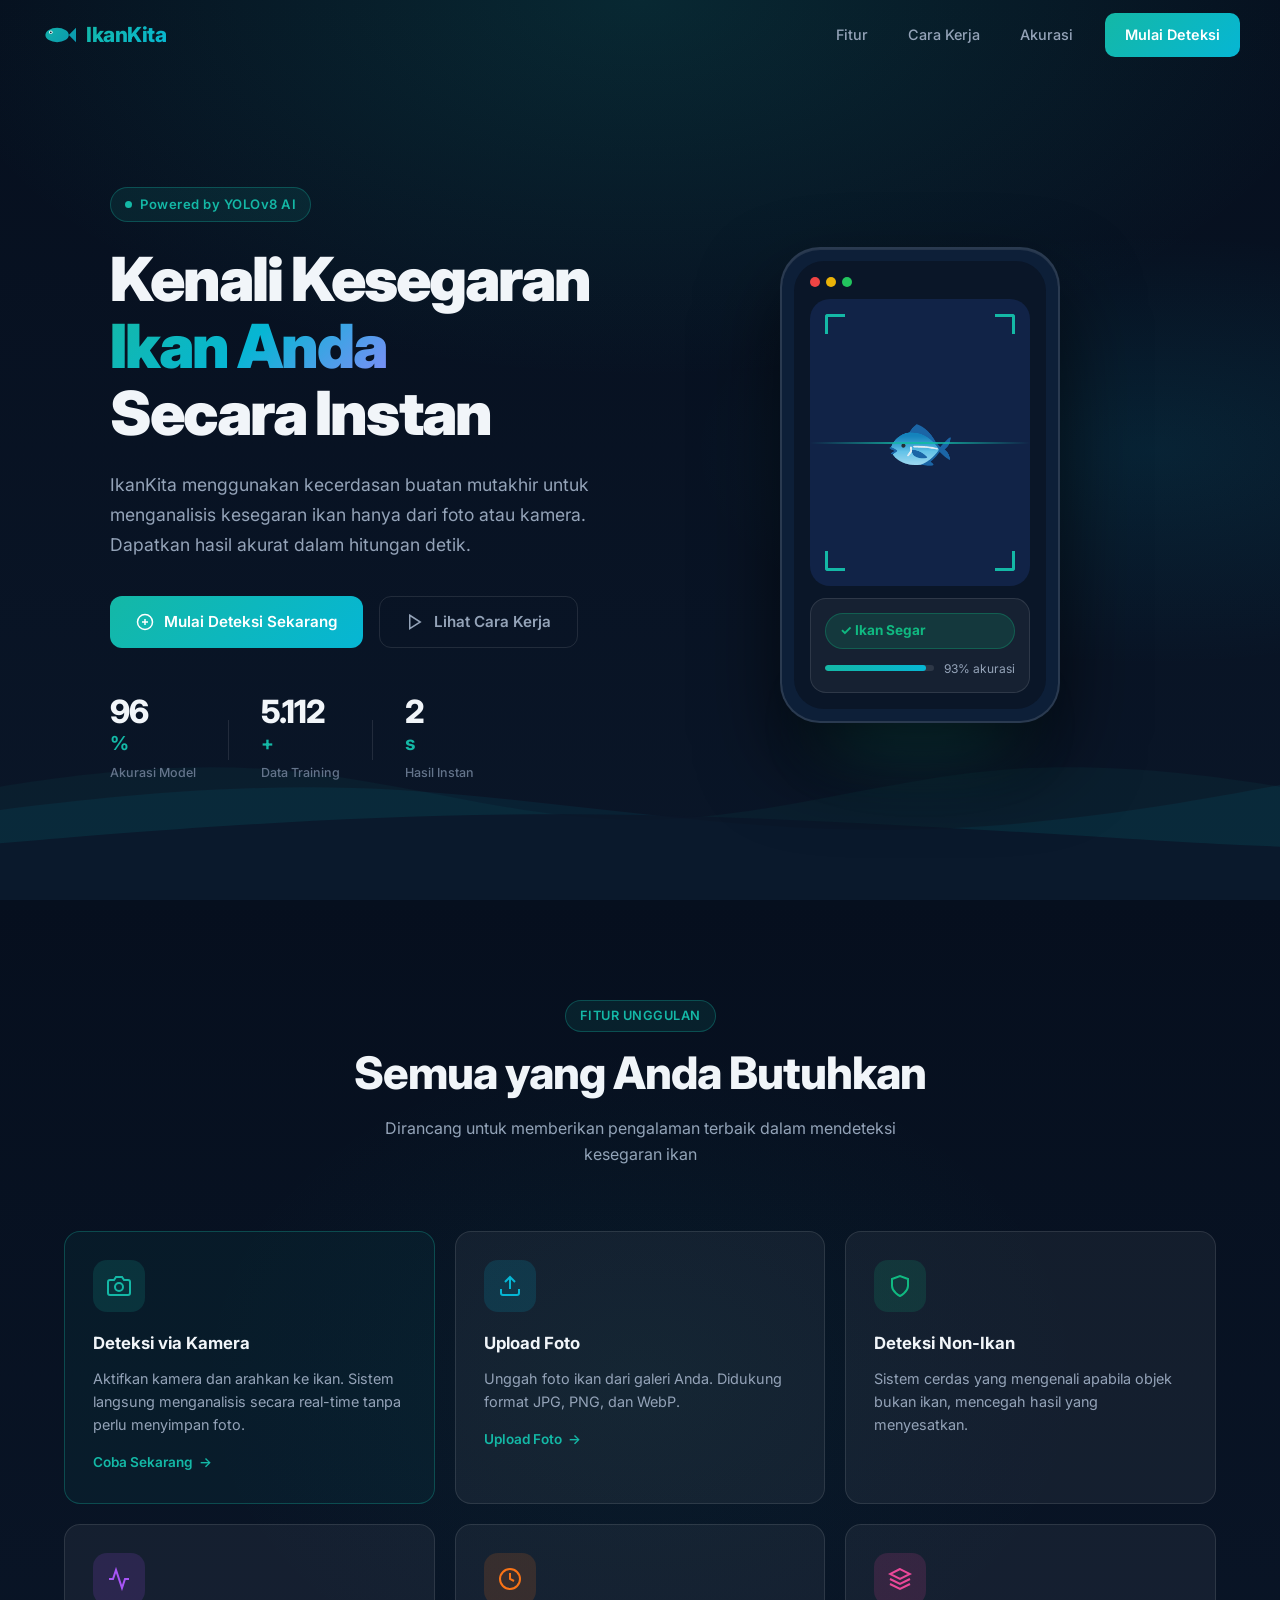
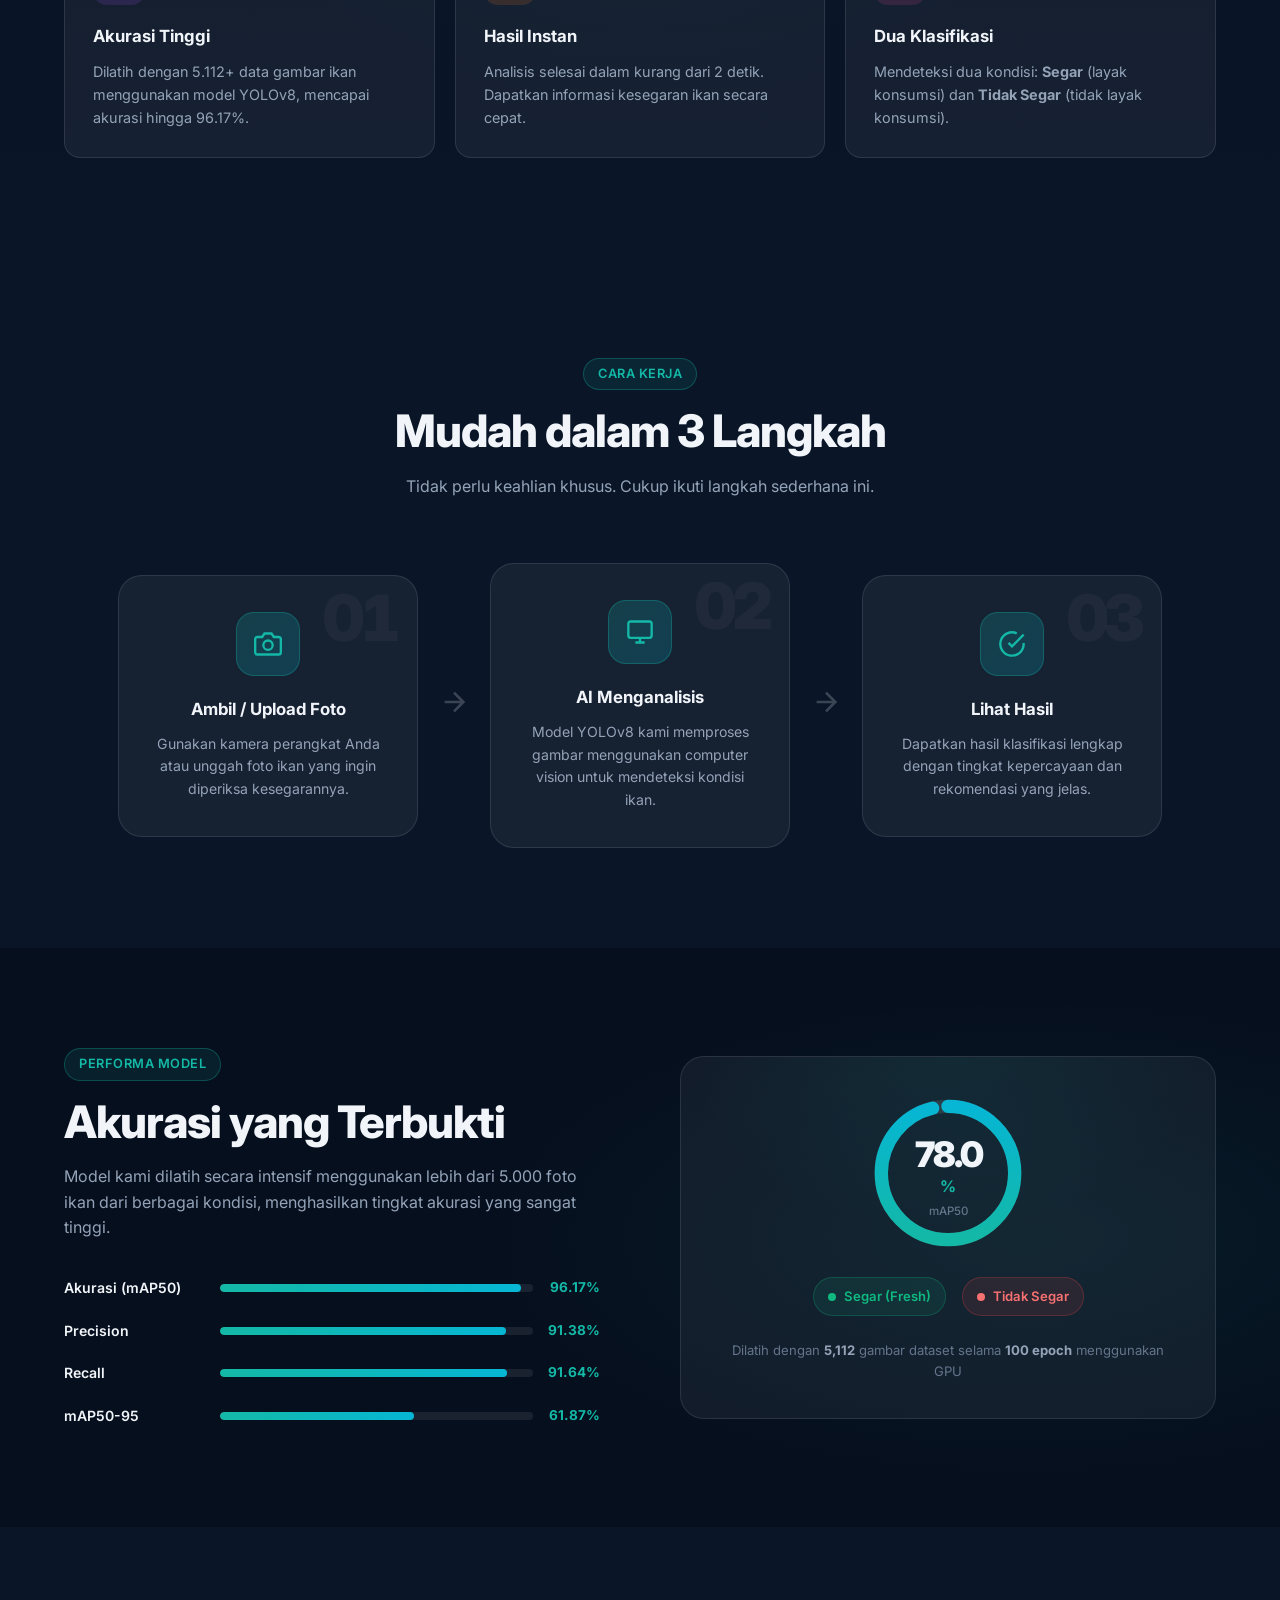
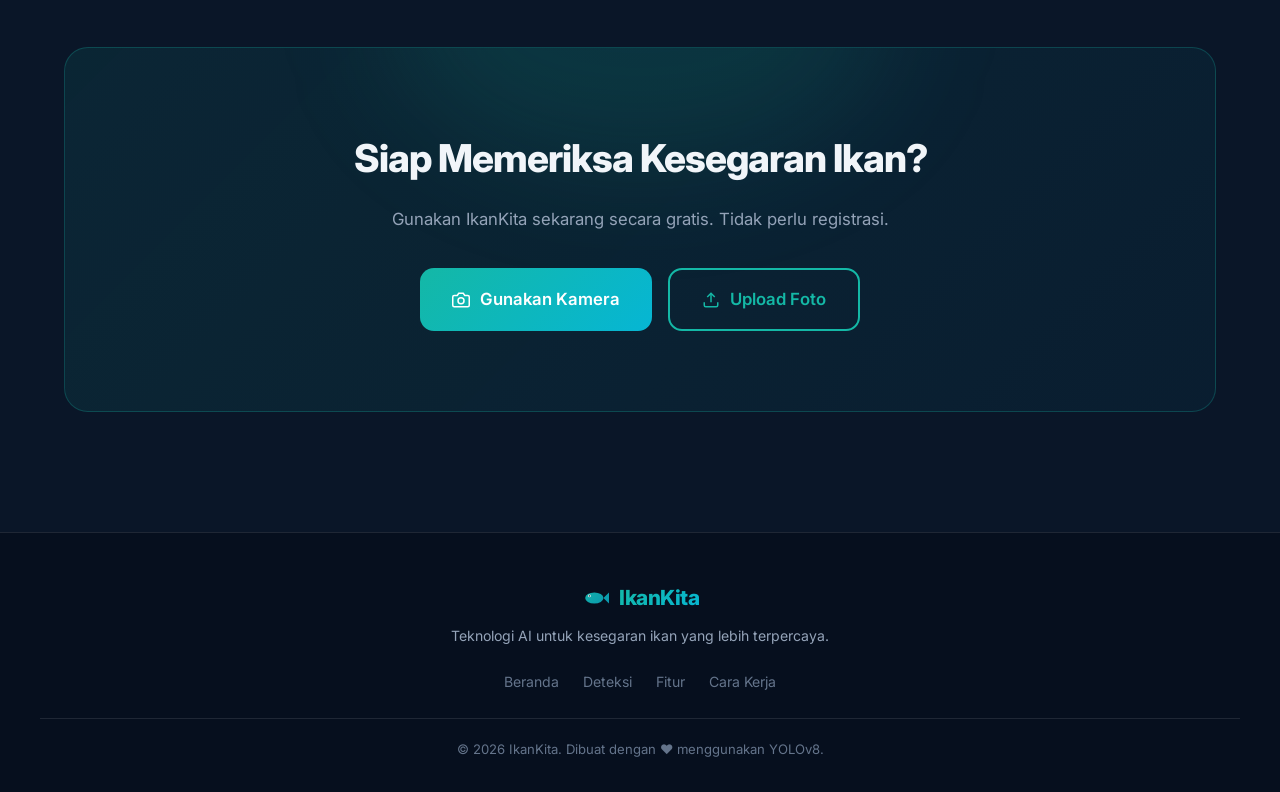
<file: templates/index.html>
<!DOCTYPE html>
<html lang="id">
<head>
    <meta charset="UTF-8">
    <meta name="viewport" content="width=device-width, initial-scale=1.0">
    <title>IkanKita – Deteksi Kesegaran Ikan Berbasis AI</title>
    <meta name="description" content="IkanKita menggunakan teknologi computer vision canggih untuk menentukan kesegaran ikan secara instan. Akurat, cepat, dan mudah digunakan.">
    <link rel="preconnect" href="https://fonts.googleapis.com">
    <link href="https://fonts.googleapis.com/css2?family=Inter:wght@300;400;500;600;700;800;900&display=swap" rel="stylesheet">
    <link rel="stylesheet" href="/static/css/style.css">
</head>
<body class="landing-page">

    <!-- Navigation -->
    <nav class="navbar" id="navbar">
        <div class="nav-container">
            <a href="/" class="nav-brand">
                <div class="brand-icon">
                    <svg viewBox="0 0 40 40" fill="none" xmlns="http://www.w3.org/2000/svg">
                        <ellipse cx="19" cy="20" rx="13" ry="8" fill="url(#fishGrad)"/>
                        <path d="M32 20 L40 12 L40 28 Z" fill="url(#fishGrad)"/>
                        <circle cx="12" cy="17" r="2" fill="#fff" opacity="0.9"/>
                        <circle cx="12" cy="17" r="1" fill="#0a1628"/>
                        <defs>
                            <linearGradient id="fishGrad" x1="0" y1="0" x2="40" y2="40" gradientUnits="userSpaceOnUse">
                                <stop offset="0%" stop-color="#14b8a6"/>
                                <stop offset="100%" stop-color="#0891b2"/>
                            </linearGradient>
                        </defs>
                    </svg>
                </div>
                <span class="brand-name">IkanKita</span>
            </a>
            <div class="nav-links">
                <a href="#fitur" class="nav-link">Fitur</a>
                <a href="#cara-kerja" class="nav-link">Cara Kerja</a>
                <a href="#akurasi" class="nav-link">Akurasi</a>
                <a href="/detect" class="btn-nav-cta">Mulai Deteksi</a>
            </div>
            <button class="nav-hamburger" id="hamburger" aria-label="Menu">
                <span></span><span></span><span></span>
            </button>
        </div>
    </nav>

    <!-- Hero Section -->
    <section class="hero">
        <div class="hero-bg">
            <div class="wave wave-1"></div>
            <div class="wave wave-2"></div>
            <div class="wave wave-3"></div>
            <div class="particles" id="particles"></div>
        </div>
        <div class="hero-container">
            <div class="hero-content">
                <div class="hero-badge">
                    <span class="badge-dot"></span>
                    Powered by YOLOv8 AI
                </div>
                <h1 class="hero-title">
                    Kenali Kesegaran<br>
                    <span class="gradient-text">Ikan Anda</span><br>
                    Secara Instan
                </h1>
                <p class="hero-desc">
                    IkanKita menggunakan kecerdasan buatan mutakhir untuk menganalisis kesegaran ikan 
                    hanya dari foto atau kamera. Dapatkan hasil akurat dalam hitungan detik.
                </p>
                <div class="hero-actions">
                    <a href="/detect" class="btn-primary">
                        <svg viewBox="0 0 24 24" fill="none" stroke="currentColor" stroke-width="2"><circle cx="12" cy="12" r="10"/><path d="M12 8v8M8 12h8"/></svg>
                        Mulai Deteksi Sekarang
                    </a>
                    <a href="#cara-kerja" class="btn-ghost">
                        <svg viewBox="0 0 24 24" fill="none" stroke="currentColor" stroke-width="2"><polygon points="5 3 19 12 5 21 5 3"/></svg>
                        Lihat Cara Kerja
                    </a>
                </div>
                <div class="hero-stats">
                    <div class="stat-item">
                        <span class="stat-number" data-target="96">0</span>
                        <span class="stat-suffix">%</span>
                        <span class="stat-label">Akurasi Model</span>
                    </div>
                    <div class="stat-divider"></div>
                    <div class="stat-item">
                        <span class="stat-number" data-target="5112">0</span>
                        <span class="stat-suffix">+</span>
                        <span class="stat-label">Data Training</span>
                    </div>
                    <div class="stat-divider"></div>
                    <div class="stat-item">
                        <span class="stat-number" data-target="2">0</span>
                        <span class="stat-suffix">s</span>
                        <span class="stat-label">Hasil Instan</span>
                    </div>
                </div>
            </div>
            <div class="hero-visual">
                <div class="phone-mockup">
                    <div class="phone-frame">
                        <div class="phone-screen">
                            <div class="mock-app">
                                <div class="mock-header">
                                    <div class="mock-dot red"></div>
                                    <div class="mock-dot yellow"></div>
                                    <div class="mock-dot green"></div>
                                </div>
                                <div class="mock-camera">
                                    <div class="scan-line"></div>
                                    <div class="corner tl"></div>
                                    <div class="corner tr"></div>
                                    <div class="corner bl"></div>
                                    <div class="corner br"></div>
                                    <div class="mock-fish-icon">🐟</div>
                                </div>
                                <div class="mock-result">
                                    <div class="mock-result-badge fresh">✓ Ikan Segar</div>
                                    <div class="mock-confidence">
                                        <div class="conf-bar">
                                            <div class="conf-fill" style="width: 93%"></div>
                                        </div>
                                        <span>93% akurasi</span>
                                    </div>
                                </div>
                            </div>
                        </div>
                    </div>
                    <div class="phone-glow"></div>
                </div>
            </div>
        </div>
    </section>

    <!-- Features Section -->
    <section class="features" id="fitur">
        <div class="section-container">
            <div class="section-header">
                <div class="section-tag">Fitur Unggulan</div>
                <h2 class="section-title">Semua yang Anda Butuhkan</h2>
                <p class="section-desc">Dirancang untuk memberikan pengalaman terbaik dalam mendeteksi kesegaran ikan</p>
            </div>
            <div class="features-grid">
                <div class="feature-card featured">
                    <div class="feature-icon-wrap teal">
                        <svg viewBox="0 0 24 24" fill="none" stroke="currentColor" stroke-width="2"><path d="M23 19a2 2 0 0 1-2 2H3a2 2 0 0 1-2-2V8a2 2 0 0 1 2-2h4l2-3h6l2 3h4a2 2 0 0 1 2 2z"/><circle cx="12" cy="13" r="4"/></svg>
                    </div>
                    <h3>Deteksi via Kamera</h3>
                    <p>Aktifkan kamera dan arahkan ke ikan. Sistem langsung menganalisis secara real-time tanpa perlu menyimpan foto.</p>
                    <a href="/detect?mode=camera" class="feature-link">Coba Sekarang <span>→</span></a>
                </div>
                <div class="feature-card">
                    <div class="feature-icon-wrap cyan">
                        <svg viewBox="0 0 24 24" fill="none" stroke="currentColor" stroke-width="2"><path d="M21 15v4a2 2 0 0 1-2 2H5a2 2 0 0 1-2-2v-4"/><polyline points="17 8 12 3 7 8"/><line x1="12" y1="3" x2="12" y2="15"/></svg>
                    </div>
                    <h3>Upload Foto</h3>
                    <p>Unggah foto ikan dari galeri Anda. Didukung format JPG, PNG, dan WebP.</p>
                    <a href="/detect?mode=upload" class="feature-link">Upload Foto <span>→</span></a>
                </div>
                <div class="feature-card">
                    <div class="feature-icon-wrap emerald">
                        <svg viewBox="0 0 24 24" fill="none" stroke="currentColor" stroke-width="2"><path d="M12 22s8-4 8-10V5l-8-3-8 3v7c0 6 8 10 8 10z"/></svg>
                    </div>
                    <h3>Deteksi Non-Ikan</h3>
                    <p>Sistem cerdas yang mengenali apabila objek bukan ikan, mencegah hasil yang menyesatkan.</p>
                </div>
                <div class="feature-card">
                    <div class="feature-icon-wrap purple">
                        <svg viewBox="0 0 24 24" fill="none" stroke="currentColor" stroke-width="2"><polyline points="22 12 18 12 15 21 9 3 6 12 2 12"/></svg>
                    </div>
                    <h3>Akurasi Tinggi</h3>
                    <p>Dilatih dengan 5.112+ data gambar ikan menggunakan model YOLOv8, mencapai akurasi hingga 96.17%.</p>
                </div>
                <div class="feature-card">
                    <div class="feature-icon-wrap orange">
                        <svg viewBox="0 0 24 24" fill="none" stroke="currentColor" stroke-width="2"><circle cx="12" cy="12" r="10"/><polyline points="12 6 12 12 16 14"/></svg>
                    </div>
                    <h3>Hasil Instan</h3>
                    <p>Analisis selesai dalam kurang dari 2 detik. Dapatkan informasi kesegaran ikan secara cepat.</p>
                </div>
                <div class="feature-card">
                    <div class="feature-icon-wrap pink">
                        <svg viewBox="0 0 24 24" fill="none" stroke="currentColor" stroke-width="2"><path d="M12 2L2 7l10 5 10-5-10-5z"/><path d="M2 17l10 5 10-5"/><path d="M2 12l10 5 10-5"/></svg>
                    </div>
                    <h3>Dua Klasifikasi</h3>
                    <p>Mendeteksi dua kondisi: <strong>Segar</strong> (layak konsumsi) dan <strong>Tidak Segar</strong> (tidak layak konsumsi).</p>
                </div>
            </div>
        </div>
    </section>

    <!-- How It Works -->
    <section class="how-it-works" id="cara-kerja">
        <div class="section-container">
            <div class="section-header">
                <div class="section-tag">Cara Kerja</div>
                <h2 class="section-title">Mudah dalam 3 Langkah</h2>
                <p class="section-desc">Tidak perlu keahlian khusus. Cukup ikuti langkah sederhana ini.</p>
            </div>
            <div class="steps-container">
                <div class="step-card">
                    <div class="step-number">01</div>
                    <div class="step-icon">
                        <svg viewBox="0 0 24 24" fill="none" stroke="currentColor" stroke-width="2"><path d="M23 19a2 2 0 0 1-2 2H3a2 2 0 0 1-2-2V8a2 2 0 0 1 2-2h4l2-3h6l2 3h4a2 2 0 0 1 2 2z"/><circle cx="12" cy="13" r="4"/></svg>
                    </div>
                    <h3>Ambil / Upload Foto</h3>
                    <p>Gunakan kamera perangkat Anda atau unggah foto ikan yang ingin diperiksa kesegarannya.</p>
                </div>
                <div class="step-arrow">
                    <svg viewBox="0 0 24 24" fill="none" stroke="currentColor" stroke-width="2"><path d="M5 12h14M12 5l7 7-7 7"/></svg>
                </div>
                <div class="step-card">
                    <div class="step-number">02</div>
                    <div class="step-icon">
                        <svg viewBox="0 0 24 24" fill="none" stroke="currentColor" stroke-width="2"><rect x="2" y="3" width="20" height="14" rx="2" ry="2"/><line x1="8" y1="21" x2="16" y2="21"/><line x1="12" y1="17" x2="12" y2="21"/></svg>
                    </div>
                    <h3>AI Menganalisis</h3>
                    <p>Model YOLOv8 kami memproses gambar menggunakan computer vision untuk mendeteksi kondisi ikan.</p>
                </div>
                <div class="step-arrow">
                    <svg viewBox="0 0 24 24" fill="none" stroke="currentColor" stroke-width="2"><path d="M5 12h14M12 5l7 7-7 7"/></svg>
                </div>
                <div class="step-card">
                    <div class="step-number">03</div>
                    <div class="step-icon">
                        <svg viewBox="0 0 24 24" fill="none" stroke="currentColor" stroke-width="2"><path d="M22 11.08V12a10 10 0 1 1-5.93-9.14"/><polyline points="22 4 12 14.01 9 11.01"/></svg>
                    </div>
                    <h3>Lihat Hasil</h3>
                    <p>Dapatkan hasil klasifikasi lengkap dengan tingkat kepercayaan dan rekomendasi yang jelas.</p>
                </div>
            </div>
        </div>
    </section>

    <!-- Accuracy Section -->
    <section class="accuracy-section" id="akurasi">
        <div class="section-container">
            <div class="accuracy-grid">
                <div class="accuracy-content">
                    <div class="section-tag">Performa Model</div>
                    <h2 class="section-title">Akurasi yang Terbukti</h2>
                    <p>Model kami dilatih secara intensif menggunakan lebih dari 5.000 foto ikan dari berbagai kondisi, menghasilkan tingkat akurasi yang sangat tinggi.</p>
                    <div class="metrics-list">
                        <div class="metric-row">
                            <span class="metric-name">Akurasi (mAP50)</span>
                            <div class="metric-bar-wrap">
                                <div class="metric-bar"><div class="metric-fill" data-width="96.17" style="width:0%"></div></div>
                                <span class="metric-value">96.17%</span>
                            </div>
                        </div>
                        <div class="metric-row">
                            <span class="metric-name">Precision</span>
                            <div class="metric-bar-wrap">
                                <div class="metric-bar"><div class="metric-fill" data-width="91.38" style="width:0%"></div></div>
                                <span class="metric-value">91.38%</span>
                            </div>
                        </div>
                        <div class="metric-row">
                            <span class="metric-name">Recall</span>
                            <div class="metric-bar-wrap">
                                <div class="metric-bar"><div class="metric-fill" data-width="91.64" style="width:0%"></div></div>
                                <span class="metric-value">91.64%</span>
                            </div>
                        </div>
                        <div class="metric-row">
                            <span class="metric-name">mAP50-95</span>
                            <div class="metric-bar-wrap">
                                <div class="metric-bar"><div class="metric-fill" data-width="61.87" style="width:0%"></div></div>
                                <span class="metric-value">61.87%</span>
                            </div>
                        </div>
                    </div>
                </div>
                <div class="accuracy-visual">
                    <div class="accuracy-card">
                        <div class="acc-ring-wrap">
                            <svg class="acc-ring" viewBox="0 0 120 120">
                                <circle cx="60" cy="60" r="50" fill="none" stroke="rgba(255,255,255,0.1)" stroke-width="10"/>
                                <circle cx="60" cy="60" r="50" fill="none" stroke="url(#ringGrad)" stroke-width="10"
                                    stroke-dasharray="314" stroke-dashoffset="314"
                                    stroke-linecap="round" transform="rotate(-90 60 60)" id="mainRing"/>
                                <defs>
                                    <linearGradient id="ringGrad" x1="0%" y1="0%" x2="100%" y2="0%">
                                        <stop offset="0%" stop-color="#14b8a6"/>
                                        <stop offset="100%" stop-color="#06b6d4"/>
                                    </linearGradient>
                                </defs>
                            </svg>
                            <div class="acc-ring-text">
                                <span class="acc-ring-number" id="ringNumber">0</span>
                                <span class="acc-ring-pct">%</span>
                                <span class="acc-ring-label">mAP50</span>
                            </div>
                        </div>
                        <div class="acc-info">
                            <div class="acc-badge fresh-badge">
                                <span class="acc-badge-dot"></span>
                                Segar (Fresh)
                            </div>
                            <div class="acc-badge notfresh-badge">
                                <span class="acc-badge-dot"></span>
                                Tidak Segar
                            </div>
                        </div>
                        <p class="acc-caption">Dilatih dengan <strong>5,112</strong> gambar dataset selama <strong>100 epoch</strong> menggunakan GPU</p>
                    </div>
                </div>
            </div>
        </div>
    </section>

    <!-- CTA Section -->
    <section class="cta-section">
        <div class="section-container">
            <div class="cta-box">
                <div class="cta-glow"></div>
                <div class="cta-content">
                    <h2>Siap Memeriksa Kesegaran Ikan?</h2>
                    <p>Gunakan IkanKita sekarang secara gratis. Tidak perlu registrasi.</p>
                    <div class="cta-buttons">
                        <a href="/detect?mode=camera" class="btn-primary large">
                            <svg viewBox="0 0 24 24" fill="none" stroke="currentColor" stroke-width="2"><path d="M23 19a2 2 0 0 1-2 2H3a2 2 0 0 1-2-2V8a2 2 0 0 1 2-2h4l2-3h6l2 3h4a2 2 0 0 1 2 2z"/><circle cx="12" cy="13" r="4"/></svg>
                            Gunakan Kamera
                        </a>
                        <a href="/detect?mode=upload" class="btn-outline large">
                            <svg viewBox="0 0 24 24" fill="none" stroke="currentColor" stroke-width="2"><path d="M21 15v4a2 2 0 0 1-2 2H5a2 2 0 0 1-2-2v-4"/><polyline points="17 8 12 3 7 8"/><line x1="12" y1="3" x2="12" y2="15"/></svg>
                            Upload Foto
                        </a>
                    </div>
                </div>
            </div>
        </div>
    </section>

    <!-- Footer -->
    <footer class="footer">
        <div class="footer-container">
            <div class="footer-brand">
                <a href="/" class="nav-brand">
                    <div class="brand-icon small">
                        <svg viewBox="0 0 40 40" fill="none">
                            <ellipse cx="19" cy="20" rx="13" ry="8" fill="url(#fishGrad2)"/>
                            <path d="M32 20 L40 12 L40 28 Z" fill="url(#fishGrad2)"/>
                            <circle cx="12" cy="17" r="2" fill="#fff" opacity="0.9"/>
                            <circle cx="12" cy="17" r="1" fill="#0a1628"/>
                            <defs>
                                <linearGradient id="fishGrad2" x1="0" y1="0" x2="40" y2="40" gradientUnits="userSpaceOnUse">
                                    <stop offset="0%" stop-color="#14b8a6"/>
                                    <stop offset="100%" stop-color="#0891b2"/>
                                </linearGradient>
                            </defs>
                        </svg>
                    </div>
                    <span class="brand-name">IkanKita</span>
                </a>
                <p>Teknologi AI untuk kesegaran ikan yang lebih terpercaya.</p>
            </div>
            <div class="footer-links">
                <a href="/">Beranda</a>
                <a href="/detect">Deteksi</a>
                <a href="#fitur">Fitur</a>
                <a href="#cara-kerja">Cara Kerja</a>
            </div>
            <div class="footer-bottom">
                <p>© 2026 IkanKita. Dibuat dengan ❤️ menggunakan YOLOv8.</p>
            </div>
        </div>
    </footer>

    <script src="/static/js/landing.js"></script>
</body>
</html>
</file>
<file: static/css/style.css>
/* ========================================
   IkanKita – Global Stylesheet
   Design: Dark ocean theme, glassmorphism
   ======================================== */

/* ---- Reset & Base ---- */
*, *::before, *::after { box-sizing: border-box; margin: 0; padding: 0; }

:root {
    --navy: #060f1e;
    --navy-2: #0a1628;
    --navy-3: #0d1f38;
    --navy-4: #112347;
    --teal: #14b8a6;
    --teal-2: #0d9488;
    --cyan: #06b6d4;
    --cyan-2: #0891b2;
    --emerald: #10b981;
    --emerald-2: #059669;
    --red: #ef4444;
    --orange: #f97316;
    --purple: #a855f7;
    --pink: #ec4899;
    --yellow: #eab308;
    --text: #f1f5f9;
    --text-muted: #94a3b8;
    --text-dim: #64748b;
    --glass: rgba(255,255,255,0.05);
    --glass-border: rgba(255,255,255,0.1);
    --shadow: 0 25px 50px rgba(0,0,0,0.5);
    --transition: all 0.3s cubic-bezier(0.4, 0, 0.2, 1);
    --radius: 16px;
    --radius-sm: 10px;
    --radius-lg: 24px;
}

html { scroll-behavior: smooth; }

body {
    font-family: 'Inter', system-ui, sans-serif;
    background-color: var(--navy);
    color: var(--text);
    line-height: 1.6;
    overflow-x: hidden;
}

.hidden { display: none !important; }

/* ========================================
   NAVBAR
======================================== */
.navbar {
    position: fixed;
    top: 0; left: 0; right: 0;
    z-index: 1000;
    padding: 0 24px;
    transition: var(--transition);
    background: transparent;
}

.navbar.scrolled, .navbar.dark {
    background: rgba(6, 15, 30, 0.9);
    backdrop-filter: blur(20px);
    border-bottom: 1px solid var(--glass-border);
}

.nav-container {
    max-width: 1200px;
    margin: 0 auto;
    display: flex;
    align-items: center;
    justify-content: space-between;
    height: 70px;
}

.nav-brand {
    display: flex;
    align-items: center;
    gap: 10px;
    text-decoration: none;
}

.brand-icon {
    width: 36px;
    height: 36px;
    display: flex;
    align-items: center;
    justify-content: center;
}

.brand-icon.small { width: 28px; height: 28px; }
.brand-icon svg { width: 100%; height: 100%; }

.brand-name {
    font-size: 1.3rem;
    font-weight: 800;
    background: linear-gradient(135deg, var(--teal), var(--cyan));
    -webkit-background-clip: text;
    -webkit-text-fill-color: transparent;
    background-clip: text;
    letter-spacing: -0.5px;
}

.nav-links {
    display: flex;
    align-items: center;
    gap: 8px;
}

.nav-link {
    color: var(--text-muted);
    text-decoration: none;
    font-size: 0.9rem;
    font-weight: 500;
    padding: 8px 16px;
    border-radius: 8px;
    transition: var(--transition);
}

.nav-link:hover { color: var(--text); background: var(--glass); }

.btn-nav-cta {
    background: linear-gradient(135deg, var(--teal), var(--cyan));
    color: #fff;
    text-decoration: none;
    font-size: 0.9rem;
    font-weight: 600;
    padding: 10px 20px;
    border-radius: 10px;
    transition: var(--transition);
    margin-left: 8px;
}

.btn-nav-cta:hover {
    transform: translateY(-2px);
    box-shadow: 0 8px 25px rgba(20, 184, 166, 0.4);
}

.btn-ghost-sm {
    display: flex;
    align-items: center;
    gap: 8px;
    color: var(--text-muted);
    text-decoration: none;
    font-size: 0.9rem;
    font-weight: 500;
    padding: 8px 16px;
    border-radius: 8px;
    border: 1px solid var(--glass-border);
    transition: var(--transition);
}

.btn-ghost-sm svg { width: 18px; height: 18px; }
.btn-ghost-sm:hover { color: var(--text); background: var(--glass); }

.nav-hamburger {
    display: none;
    flex-direction: column;
    gap: 5px;
    background: none;
    border: none;
    cursor: pointer;
    padding: 4px;
}

.nav-hamburger span {
    display: block;
    width: 24px;
    height: 2px;
    background: var(--text-muted);
    border-radius: 2px;
    transition: var(--transition);
}

/* ========================================
   BUTTONS
======================================== */
.btn-primary {
    display: inline-flex;
    align-items: center;
    gap: 10px;
    background: linear-gradient(135deg, var(--teal), var(--cyan));
    color: #fff;
    text-decoration: none;
    font-size: 0.95rem;
    font-weight: 600;
    padding: 13px 26px;
    border-radius: 12px;
    border: none;
    cursor: pointer;
    transition: var(--transition);
}

.btn-primary svg { width: 18px; height: 18px; flex-shrink: 0; }
.btn-primary:hover {
    transform: translateY(-2px);
    box-shadow: 0 12px 35px rgba(20, 184, 166, 0.45);
}
.btn-primary:disabled {
    opacity: 0.5;
    cursor: not-allowed;
    transform: none;
    box-shadow: none;
}
.btn-primary.large { font-size: 1.05rem; padding: 16px 32px; border-radius: 14px; }

.btn-ghost {
    display: inline-flex;
    align-items: center;
    gap: 10px;
    background: transparent;
    color: var(--text-muted);
    text-decoration: none;
    font-size: 0.95rem;
    font-weight: 600;
    padding: 13px 26px;
    border-radius: 12px;
    border: 1px solid var(--glass-border);
    cursor: pointer;
    transition: var(--transition);
}

.btn-ghost svg { width: 18px; height: 18px; }
.btn-ghost:hover { color: var(--text); background: var(--glass); border-color: rgba(255,255,255,0.2); }

.btn-outline {
    display: inline-flex;
    align-items: center;
    gap: 10px;
    background: transparent;
    color: var(--teal);
    text-decoration: none;
    font-size: 0.95rem;
    font-weight: 600;
    padding: 13px 26px;
    border-radius: 12px;
    border: 2px solid var(--teal);
    cursor: pointer;
    transition: var(--transition);
}

.btn-outline svg { width: 18px; height: 18px; }
.btn-outline:hover {
    background: rgba(20, 184, 166, 0.1);
    transform: translateY(-2px);
    box-shadow: 0 8px 25px rgba(20, 184, 166, 0.2);
}
.btn-outline.large { font-size: 1.05rem; padding: 16px 32px; border-radius: 14px; }

.full-width { width: 100%; justify-content: center; }

/* ========================================
   HERO SECTION
======================================== */
.hero {
    position: relative;
    min-height: 100vh;
    display: flex;
    align-items: center;
    justify-content: center;
    overflow: hidden;
    padding-top: 70px;
}

.hero-bg {
    position: absolute;
    inset: 0;
    z-index: 0;
    background: radial-gradient(ellipse 80% 60% at 50% 0%, rgba(20, 184, 166, 0.15) 0%, transparent 70%),
                radial-gradient(ellipse 60% 40% at 90% 50%, rgba(6, 182, 212, 0.1) 0%, transparent 60%),
                linear-gradient(180deg, var(--navy) 0%, var(--navy-2) 100%);
}

.wave {
    position: absolute;
    bottom: 0;
    left: 0;
    right: 0;
    height: 200px;
    background: transparent;
}

.wave-1 {
    background: url("data:image/svg+xml,%3Csvg xmlns='http://www.w3.org/2000/svg' viewBox='0 0 1440 200'%3E%3Cpath fill='rgba(20,184,166,0.05)' d='M0,100L60,90C120,80,240,60,360,70C480,80,600,120,720,120C840,120,960,80,1080,70C1200,60,1320,80,1380,90L1440,100L1440,200L0,200Z'/%3E%3C/svg%3E") no-repeat bottom center;
    background-size: 200% 100%;
    animation: waveAnim 8s ease-in-out infinite;
}

.wave-2 {
    background: url("data:image/svg+xml,%3Csvg xmlns='http://www.w3.org/2000/svg' viewBox='0 0 1440 200'%3E%3Cpath fill='rgba(6,182,212,0.07)' d='M0,120L80,110C160,100,320,80,480,90C640,100,800,130,960,130C1120,130,1280,100,1360,85L1440,70L1440,200L0,200Z'/%3E%3C/svg%3E") no-repeat bottom center;
    background-size: 200% 100%;
    animation: waveAnim 10s ease-in-out infinite reverse;
}

.wave-3 {
    background: url("data:image/svg+xml,%3Csvg xmlns='http://www.w3.org/2000/svg' viewBox='0 0 1440 200'%3E%3Cpath fill='rgba(10,22,40,0.8)' d='M0,150L120,140C240,130,480,110,720,115C960,120,1200,140,1320,145L1440,150L1440,200L0,200Z'/%3E%3C/svg%3E") no-repeat bottom center;
    background-size: 200% 100%;
    animation: waveAnim 12s ease-in-out infinite;
}

@keyframes waveAnim {
    0%, 100% { background-position: 0% 100%; }
    50% { background-position: 100% 100%; }
}

.hero-container {
    position: relative;
    z-index: 1;
    max-width: 1200px;
    margin: 0 auto;
    padding: 60px 24px;
    display: grid;
    grid-template-columns: 1fr 1fr;
    gap: 60px;
    align-items: center;
}

.hero-badge {
    display: inline-flex;
    align-items: center;
    gap: 8px;
    background: rgba(20, 184, 166, 0.1);
    border: 1px solid rgba(20, 184, 166, 0.3);
    color: var(--teal);
    font-size: 0.82rem;
    font-weight: 600;
    padding: 6px 14px;
    border-radius: 100px;
    margin-bottom: 24px;
    letter-spacing: 0.5px;
}

.badge-dot {
    width: 7px;
    height: 7px;
    background: var(--teal);
    border-radius: 50%;
    animation: pulse 2s ease-in-out infinite;
}

@keyframes pulse {
    0%, 100% { opacity: 1; transform: scale(1); }
    50% { opacity: 0.5; transform: scale(0.7); }
}

.hero-title {
    font-size: clamp(2.5rem, 5vw, 3.8rem);
    font-weight: 900;
    line-height: 1.1;
    letter-spacing: -2px;
    margin-bottom: 24px;
}

.gradient-text {
    background: linear-gradient(135deg, var(--teal) 0%, var(--cyan) 50%, #818cf8 100%);
    -webkit-background-clip: text;
    -webkit-text-fill-color: transparent;
    background-clip: text;
}

.hero-desc {
    font-size: 1.1rem;
    color: var(--text-muted);
    margin-bottom: 36px;
    max-width: 500px;
    line-height: 1.7;
}

.hero-actions {
    display: flex;
    gap: 16px;
    flex-wrap: wrap;
    margin-bottom: 48px;
}

.hero-stats {
    display: flex;
    align-items: center;
    gap: 32px;
}

.stat-item {
    display: flex;
    flex-direction: column;
}

.stat-number {
    font-size: 2rem;
    font-weight: 800;
    color: var(--text);
    letter-spacing: -1px;
    line-height: 1;
}

.stat-suffix {
    font-size: 1.2rem;
    font-weight: 700;
    color: var(--teal);
}

.stat-label {
    font-size: 0.78rem;
    color: var(--text-dim);
    margin-top: 4px;
    font-weight: 500;
}

.stat-divider {
    width: 1px;
    height: 40px;
    background: var(--glass-border);
}

/* Phone Mockup */
.hero-visual {
    display: flex;
    justify-content: center;
    align-items: center;
    position: relative;
}

.phone-mockup {
    position: relative;
    animation: float 6s ease-in-out infinite;
}

@keyframes float {
    0%, 100% { transform: translateY(0px); }
    50% { transform: translateY(-20px); }
}

.phone-frame {
    width: 280px;
    background: var(--navy-3);
    border-radius: 40px;
    border: 2px solid rgba(255,255,255,0.12);
    padding: 12px;
    box-shadow: 0 40px 80px rgba(0,0,0,0.6), inset 0 1px 0 rgba(255,255,255,0.1);
    position: relative;
    z-index: 2;
}

.phone-screen {
    border-radius: 30px;
    overflow: hidden;
    background: var(--navy-2);
    aspect-ratio: 9/16;
    max-height: 480px;
}

.mock-app {
    height: 100%;
    display: flex;
    flex-direction: column;
    padding: 16px;
    gap: 12px;
}

.mock-header {
    display: flex;
    gap: 6px;
    align-items: center;
}

.mock-dot { width: 10px; height: 10px; border-radius: 50%; }
.mock-dot.red { background: #ef4444; }
.mock-dot.yellow { background: #eab308; }
.mock-dot.green { background: #22c55e; }

.mock-camera {
    flex: 1;
    background: var(--navy-4);
    border-radius: 20px;
    position: relative;
    overflow: hidden;
    display: flex;
    align-items: center;
    justify-content: center;
}

.mock-fish-icon { font-size: 3.5rem; position: relative; z-index: 2; }

.scan-line {
    position: absolute;
    left: 0; right: 0;
    height: 2px;
    background: linear-gradient(90deg, transparent, var(--teal), transparent);
    animation: scan 2.5s ease-in-out infinite;
    z-index: 3;
}

@keyframes scan {
    0% { top: 20%; opacity: 0; }
    10% { opacity: 1; }
    90% { opacity: 1; }
    100% { top: 80%; opacity: 0; }
}

.corner { position: absolute; width: 20px; height: 20px; z-index: 4; }
.corner.tl { top: 15px; left: 15px; border-top: 3px solid var(--teal); border-left: 3px solid var(--teal); border-radius: 3px 0 0 0; }
.corner.tr { top: 15px; right: 15px; border-top: 3px solid var(--teal); border-right: 3px solid var(--teal); border-radius: 0 3px 0 0; }
.corner.bl { bottom: 15px; left: 15px; border-bottom: 3px solid var(--teal); border-left: 3px solid var(--teal); border-radius: 0 0 0 3px; }
.corner.br { bottom: 15px; right: 15px; border-bottom: 3px solid var(--teal); border-right: 3px solid var(--teal); border-radius: 0 0 3px 0; }

.mock-result {
    background: var(--glass);
    border: 1px solid var(--glass-border);
    border-radius: 16px;
    padding: 14px;
    display: flex;
    flex-direction: column;
    gap: 10px;
}

.mock-result-badge {
    font-size: 0.85rem;
    font-weight: 700;
    padding: 6px 14px;
    border-radius: 100px;
    display: inline-flex;
    align-items: center;
    gap: 6px;
}

.mock-result-badge.fresh {
    background: rgba(16, 185, 129, 0.15);
    color: var(--emerald);
    border: 1px solid rgba(16, 185, 129, 0.3);
}

.mock-confidence {
    display: flex;
    align-items: center;
    gap: 10px;
    font-size: 0.75rem;
    color: var(--text-muted);
}

.conf-bar { flex: 1; height: 6px; background: rgba(255,255,255,0.1); border-radius: 3px; overflow: hidden; }
.conf-fill {
    height: 100%;
    background: linear-gradient(90deg, var(--teal), var(--cyan));
    border-radius: 3px;
    transition: width 2s ease;
}

.phone-glow {
    position: absolute;
    bottom: -30px;
    left: 50%;
    transform: translateX(-50%);
    width: 200px;
    height: 60px;
    background: rgba(20, 184, 166, 0.3);
    border-radius: 50%;
    filter: blur(30px);
}

/* ========================================
   SECTIONS
======================================== */
.section-container {
    max-width: 1200px;
    margin: 0 auto;
    padding: 100px 24px;
}

.section-header {
    text-align: center;
    margin-bottom: 64px;
}

.section-tag {
    display: inline-block;
    background: rgba(20, 184, 166, 0.1);
    border: 1px solid rgba(20, 184, 166, 0.3);
    color: var(--teal);
    font-size: 0.8rem;
    font-weight: 600;
    padding: 5px 14px;
    border-radius: 100px;
    margin-bottom: 16px;
    letter-spacing: 0.5px;
    text-transform: uppercase;
}

.section-title {
    font-size: clamp(1.8rem, 3.5vw, 2.8rem);
    font-weight: 800;
    letter-spacing: -1px;
    margin-bottom: 16px;
    line-height: 1.15;
}

.section-desc {
    color: var(--text-muted);
    font-size: 1rem;
    max-width: 560px;
    margin: 0 auto;
}

/* ========================================
   FEATURES SECTION
======================================== */
.features {
    background: linear-gradient(180deg, var(--navy) 0%, var(--navy-2) 100%);
    position: relative;
}

.features::before {
    content: '';
    position: absolute;
    inset: 0;
    background: radial-gradient(ellipse 50% 50% at 50% 50%, rgba(20, 184, 166, 0.05) 0%, transparent 70%);
}

.features-grid {
    display: grid;
    grid-template-columns: repeat(3, 1fr);
    gap: 20px;
}

.feature-card {
    background: var(--glass);
    border: 1px solid var(--glass-border);
    border-radius: var(--radius);
    padding: 28px;
    transition: var(--transition);
    position: relative;
    overflow: hidden;
}

.feature-card::before {
    content: '';
    position: absolute;
    inset: 0;
    opacity: 0;
    background: linear-gradient(135deg, rgba(20, 184, 166, 0.08) 0%, transparent 60%);
    transition: var(--transition);
}

.feature-card:hover { transform: translateY(-4px); border-color: rgba(255,255,255,0.2); }
.feature-card:hover::before { opacity: 1; }

.feature-card.featured {
    grid-column: span 1;
    border-color: rgba(20, 184, 166, 0.3);
    background: rgba(20, 184, 166, 0.05);
}

.feature-icon-wrap {
    width: 52px;
    height: 52px;
    border-radius: 14px;
    display: flex;
    align-items: center;
    justify-content: center;
    margin-bottom: 18px;
}

.feature-icon-wrap svg { width: 24px; height: 24px; }
.feature-icon-wrap.teal { background: rgba(20, 184, 166, 0.15); color: var(--teal); }
.feature-icon-wrap.cyan { background: rgba(6, 182, 212, 0.15); color: var(--cyan); }
.feature-icon-wrap.emerald { background: rgba(16, 185, 129, 0.15); color: var(--emerald); }
.feature-icon-wrap.purple { background: rgba(168, 85, 247, 0.15); color: var(--purple); }
.feature-icon-wrap.orange { background: rgba(249, 115, 22, 0.15); color: var(--orange); }
.feature-icon-wrap.pink { background: rgba(236, 72, 153, 0.15); color: var(--pink); }

.feature-card h3 { font-size: 1.05rem; font-weight: 700; margin-bottom: 10px; }
.feature-card p { font-size: 0.9rem; color: var(--text-muted); line-height: 1.6; }

.feature-link {
    display: inline-flex;
    align-items: center;
    gap: 6px;
    color: var(--teal);
    font-size: 0.85rem;
    font-weight: 600;
    text-decoration: none;
    margin-top: 16px;
    transition: var(--transition);
}

.feature-link:hover { gap: 10px; }
.feature-link span { transition: var(--transition); }

/* ========================================
   HOW IT WORKS
======================================== */
.how-it-works {
    background: var(--navy-2);
}

.steps-container {
    display: flex;
    align-items: center;
    gap: 20px;
    justify-content: center;
}

.step-card {
    background: var(--glass);
    border: 1px solid var(--glass-border);
    border-radius: var(--radius-lg);
    padding: 36px 28px;
    text-align: center;
    flex: 1;
    max-width: 300px;
    transition: var(--transition);
    position: relative;
    overflow: hidden;
}

.step-card::after {
    content: '';
    position: absolute;
    top: 0; left: 0; right: 0;
    height: 3px;
    background: linear-gradient(90deg, var(--teal), var(--cyan));
    opacity: 0;
    transition: var(--transition);
}

.step-card:hover { transform: translateY(-6px); border-color: rgba(255,255,255,0.2); }
.step-card:hover::after { opacity: 1; }

.step-number {
    font-size: 4rem;
    font-weight: 900;
    color: rgba(255,255,255,0.04);
    position: absolute;
    top: 10px; right: 20px;
    line-height: 1;
    letter-spacing: -4px;
    font-variant-numeric: tabular-nums;
}

.step-icon {
    width: 64px;
    height: 64px;
    border-radius: 18px;
    background: linear-gradient(135deg, rgba(20, 184, 166, 0.2), rgba(6, 182, 212, 0.2));
    border: 1px solid rgba(20, 184, 166, 0.3);
    display: flex;
    align-items: center;
    justify-content: center;
    margin: 0 auto 20px;
    color: var(--teal);
}

.step-icon svg { width: 28px; height: 28px; }
.step-card h3 { font-size: 1.05rem; font-weight: 700; margin-bottom: 10px; }
.step-card p { font-size: 0.88rem; color: var(--text-muted); line-height: 1.6; }

.step-arrow {
    color: rgba(255,255,255,0.2);
    flex-shrink: 0;
}
.step-arrow svg { width: 32px; height: 32px; }

/* ========================================
   ACCURACY SECTION
======================================== */
.accuracy-section {
    background: var(--navy);
    position: relative;
    overflow: hidden;
}

.accuracy-section::before {
    content: '';
    position: absolute;
    inset: 0;
    background: radial-gradient(ellipse 60% 60% at 80% 50%, rgba(20, 184, 166, 0.08) 0%, transparent 70%);
}

.accuracy-grid {
    display: grid;
    grid-template-columns: 1fr 1fr;
    gap: 80px;
    align-items: center;
}

.accuracy-content .section-title { text-align: left; }
.accuracy-content .section-tag { text-align: left; }
.accuracy-content p { color: var(--text-muted); margin-bottom: 36px; }

.metrics-list { display: flex; flex-direction: column; gap: 20px; }

.metric-row {
    display: flex;
    align-items: center;
    gap: 16px;
}

.metric-name {
    font-size: 0.88rem;
    font-weight: 600;
    color: var(--text);
    min-width: 140px;
}

.metric-bar-wrap {
    flex: 1;
    display: flex;
    align-items: center;
    gap: 12px;
}

.metric-bar {
    flex: 1;
    height: 8px;
    background: rgba(255,255,255,0.08);
    border-radius: 4px;
    overflow: hidden;
}

.metric-fill {
    height: 100%;
    background: linear-gradient(90deg, var(--teal), var(--cyan));
    border-radius: 4px;
    transition: width 1.5s cubic-bezier(0.4, 0, 0.2, 1);
}

.metric-value {
    font-size: 0.85rem;
    font-weight: 700;
    color: var(--teal);
    min-width: 55px;
    text-align: right;
}

/* Accuracy Card */
.accuracy-card {
    background: var(--glass);
    border: 1px solid var(--glass-border);
    border-radius: var(--radius-lg);
    padding: 36px;
    display: flex;
    flex-direction: column;
    align-items: center;
    gap: 24px;
    position: relative;
    overflow: hidden;
}

.accuracy-card::before {
    content: '';
    position: absolute;
    inset: 0;
    background: radial-gradient(ellipse 80% 80% at 50% 0%, rgba(20, 184, 166, 0.08) 0%, transparent 60%);
}

.acc-ring-wrap {
    position: relative;
    width: 160px;
    height: 160px;
}

.acc-ring { width: 100%; height: 100%; }

.acc-ring-text {
    position: absolute;
    inset: 0;
    display: flex;
    flex-direction: column;
    align-items: center;
    justify-content: center;
}

.acc-ring-number { font-size: 2.2rem; font-weight: 900; color: var(--text); letter-spacing: -2px; }
.acc-ring-pct { font-size: 1rem; font-weight: 700; color: var(--teal); margin-top: -8px; }
.acc-ring-label { font-size: 0.72rem; color: var(--text-dim); margin-top: 2px; font-weight: 500; }

.acc-info {
    display: flex;
    gap: 16px;
}

.acc-badge {
    display: flex;
    align-items: center;
    gap: 8px;
    font-size: 0.82rem;
    font-weight: 600;
    padding: 8px 14px;
    border-radius: 100px;
}

.fresh-badge {
    background: rgba(16, 185, 129, 0.1);
    color: var(--emerald);
    border: 1px solid rgba(16, 185, 129, 0.25);
}

.notfresh-badge {
    background: rgba(239, 68, 68, 0.1);
    color: #f87171;
    border: 1px solid rgba(239, 68, 68, 0.25);
}

.acc-badge-dot { width: 8px; height: 8px; border-radius: 50%; background: currentColor; }
.acc-caption { font-size: 0.82rem; color: var(--text-dim); text-align: center; line-height: 1.6; position: relative; z-index: 1; }
.acc-caption strong { color: var(--text-muted); }

/* ========================================
   CTA SECTION
======================================== */
.cta-section { background: var(--navy-2); padding: 20px 0; }

.cta-box {
    position: relative;
    background: linear-gradient(135deg, rgba(20, 184, 166, 0.1), rgba(6, 182, 212, 0.05));
    border: 1px solid rgba(20, 184, 166, 0.25);
    border-radius: 24px;
    padding: 80px 40px;
    text-align: center;
    overflow: hidden;
}

.cta-glow {
    position: absolute;
    top: -50%;
    left: 50%;
    transform: translateX(-50%);
    width: 500px;
    height: 300px;
    background: rgba(20, 184, 166, 0.12);
    border-radius: 50%;
    filter: blur(60px);
}

.cta-content { position: relative; z-index: 1; }
.cta-content h2 { font-size: clamp(1.8rem, 3vw, 2.5rem); font-weight: 800; margin-bottom: 16px; letter-spacing: -1px; }
.cta-content p { color: var(--text-muted); margin-bottom: 36px; font-size: 1.05rem; }
.cta-buttons { display: flex; justify-content: center; gap: 16px; flex-wrap: wrap; }

/* ========================================
   FOOTER
======================================== */
.footer {
    background: var(--navy);
    border-top: 1px solid var(--glass-border);
    padding: 48px 24px 32px;
}

.footer-container {
    max-width: 1200px;
    margin: 0 auto;
    display: flex;
    flex-direction: column;
    gap: 24px;
    align-items: center;
    text-align: center;
}

.footer-brand .nav-brand { justify-content: center; }
.footer-brand p { color: var(--text-muted); font-size: 0.88rem; margin-top: 10px; }

.footer-links { display: flex; gap: 24px; flex-wrap: wrap; justify-content: center; }
.footer-links a { color: var(--text-dim); text-decoration: none; font-size: 0.88rem; transition: var(--transition); }
.footer-links a:hover { color: var(--teal); }
.footer-bottom { border-top: 1px solid var(--glass-border); width: 100%; padding-top: 20px; }
.footer-bottom p { color: var(--text-dim); font-size: 0.82rem; }

/* ========================================
   DETECT PAGE
======================================== */
.detect-page { background: var(--navy); min-height: 100vh; }

.detect-main {
    padding-top: 90px;
    min-height: 100vh;
}

.detect-container {
    max-width: 1200px;
    margin: 0 auto;
    padding: 40px 24px 60px;
}

.detect-header {
    text-align: center;
    margin-bottom: 36px;
}

.detect-header h1 {
    font-size: clamp(1.8rem, 3vw, 2.5rem);
    font-weight: 800;
    letter-spacing: -1px;
    margin-bottom: 8px;
}

.detect-header p { color: var(--text-muted); font-size: 1rem; }

.detect-tabs {
    display: flex;
    gap: 8px;
    background: var(--glass);
    border: 1px solid var(--glass-border);
    border-radius: 14px;
    padding: 6px;
    margin-bottom: 28px;
    max-width: 480px;
    margin-left: auto;
    margin-right: auto;
}

.tab-btn {
    flex: 1;
    display: flex;
    align-items: center;
    justify-content: center;
    gap: 8px;
    padding: 12px 20px;
    border: none;
    border-radius: 10px;
    font-size: 0.9rem;
    font-weight: 600;
    cursor: pointer;
    transition: var(--transition);
    background: transparent;
    color: var(--text-muted);
}

.tab-btn svg { width: 18px; height: 18px; }

.tab-btn.active {
    background: linear-gradient(135deg, var(--teal), var(--cyan));
    color: #fff;
    box-shadow: 0 4px 15px rgba(20, 184, 166, 0.3);
}

.tab-btn:not(.active):hover { color: var(--text); background: rgba(255,255,255,0.05); }

.detect-panel { display: none; }
.detect-panel.active { display: block; }

.detect-layout {
    display: grid;
    grid-template-columns: 1fr 1fr;
    gap: 24px;
    min-height: 520px;
}

/* Camera */
.camera-section { width: 100%; }

.camera-wrapper {
    background: var(--navy-3);
    border: 1px solid var(--glass-border);
    border-radius: var(--radius-lg);
    overflow: hidden;
    height: 500px;
    position: relative;
    display: flex;
    align-items: center;
    justify-content: center;
}

.camera-state {
    display: flex;
    flex-direction: column;
    align-items: center;
    justify-content: center;
    gap: 16px;
    padding: 40px;
    text-align: center;
    width: 100%;
    height: 100%;
}

.cam-icon-wrap {
    width: 80px;
    height: 80px;
    border-radius: 24px;
    background: rgba(20, 184, 166, 0.1);
    border: 1px solid rgba(20, 184, 166, 0.25);
    display: flex;
    align-items: center;
    justify-content: center;
    color: var(--teal);
}

.cam-icon-wrap svg { width: 36px; height: 36px; }
.cam-icon-wrap.red { background: rgba(239, 68, 68, 0.1); border-color: rgba(239, 68, 68, 0.25); color: #f87171; }
.camera-state h3 { font-size: 1.2rem; font-weight: 700; }
.camera-state p { color: var(--text-muted); font-size: 0.9rem; max-width: 260px; line-height: 1.6; }

.camera-active {
    position: relative;
    width: 100%;
    height: 100%;
}

.camera-active video {
    width: 100%;
    height: 100%;
    object-fit: cover;
    display: block;
}

.camera-overlay {
    position: absolute;
    inset: 0;
    pointer-events: none;
}

.scan-box {
    position: absolute;
    top: 50%;
    left: 50%;
    transform: translate(-50%, -50%);
    width: 70%;
    height: 60%;
    overflow: hidden;
}

.scan-box .corner { width: 28px; height: 28px; }
.scan-box .corner.tl { top: 0; left: 0; border-top: 3px solid var(--teal); border-left: 3px solid var(--teal); border-radius: 4px 0 0 0; }
.scan-box .corner.tr { top: 0; right: 0; border-top: 3px solid var(--teal); border-right: 3px solid var(--teal); border-radius: 0 4px 0 0; }
.scan-box .corner.bl { bottom: 0; left: 0; border-bottom: 3px solid var(--teal); border-left: 3px solid var(--teal); border-radius: 0 0 0 4px; }
.scan-box .corner.br { bottom: 0; right: 0; border-bottom: 3px solid var(--teal); border-right: 3px solid var(--teal); border-radius: 0 0 4px 0; }

.scan-line-anim {
    position: absolute;
    left: 0; right: 0;
    height: 2px;
    background: linear-gradient(90deg, transparent, var(--teal), transparent);
    top: 0;
    animation: camScan 2.5s ease-in-out infinite;
}

@keyframes camScan {
    0% { top: 0; }
    100% { top: 100%; }
}

.cam-status-badge {
    position: absolute;
    top: 16px;
    left: 50%;
    transform: translateX(-50%);
    display: flex;
    align-items: center;
    gap: 8px;
    background: rgba(0,0,0,0.5);
    backdrop-filter: blur(10px);
    border: 1px solid rgba(255,255,255,0.1);
    color: var(--text-muted);
    font-size: 0.82rem;
    font-weight: 600;
    padding: 6px 14px;
    border-radius: 100px;
    white-space: nowrap;
}

.pulse-dot {
    width: 8px;
    height: 8px;
    border-radius: 50%;
    background: var(--emerald);
    animation: pulse 1.5s ease-in-out infinite;
}

.camera-controls {
    position: absolute;
    bottom: 20px;
    left: 50%;
    transform: translateX(-50%);
    display: flex;
    align-items: center;
    gap: 16px;
    pointer-events: all;
}

.cam-ctrl-btn {
    width: 50px;
    height: 50px;
    border-radius: 50%;
    background: rgba(0,0,0,0.5);
    backdrop-filter: blur(10px);
    border: 1px solid rgba(255,255,255,0.15);
    color: var(--text);
    display: flex;
    align-items: center;
    justify-content: center;
    cursor: pointer;
    transition: var(--transition);
}

.cam-ctrl-btn svg { width: 22px; height: 22px; }
.cam-ctrl-btn:hover { background: rgba(255,255,255,0.1); }

.capture-btn {
    width: 70px;
    height: 70px;
    background: linear-gradient(135deg, var(--teal), var(--cyan));
    border-color: transparent;
    box-shadow: 0 0 25px rgba(20, 184, 166, 0.5);
}

.capture-btn:hover {
    transform: scale(1.08);
    box-shadow: 0 0 35px rgba(20, 184, 166, 0.7);
}

/* Upload / Dropzone */
.upload-section { display: flex; flex-direction: column; gap: 16px; }

.dropzone {
    height: 440px;
    border: 2px dashed var(--glass-border);
    border-radius: var(--radius-lg);
    background: var(--navy-3);
    position: relative;
    overflow: hidden;
    transition: var(--transition);
    display: flex;
    align-items: center;
    justify-content: center;
    cursor: pointer;
}

.dropzone:hover, .dropzone.drag-over {
    border-color: var(--teal);
    background: rgba(20, 184, 166, 0.05);
}

.dropzone-content {
    display: flex;
    flex-direction: column;
    align-items: center;
    justify-content: center;
    gap: 12px;
    padding: 40px;
    text-align: center;
}

.dz-icon {
    width: 72px;
    height: 72px;
    border-radius: 20px;
    background: rgba(20, 184, 166, 0.1);
    border: 1px solid rgba(20, 184, 166, 0.25);
    display: flex;
    align-items: center;
    justify-content: center;
    color: var(--teal);
    margin-bottom: 8px;
}

.dz-icon svg { width: 32px; height: 32px; }
.dropzone-content h3 { font-size: 1.05rem; font-weight: 700; }
.dropzone-content p { color: var(--text-muted); font-size: 0.88rem; }
.dz-hint { font-size: 0.78rem !important; color: var(--text-dim) !important; }
input[type="file"].hidden { display: none; }

.dropzone-preview {
    width: 100%;
    height: 100%;
    position: absolute;
    inset: 0;
}

.dropzone-preview img {
    width: 100%;
    height: 100%;
    object-fit: contain;
    background: var(--navy-4);
}

.dz-remove-btn {
    position: absolute;
    top: 12px;
    right: 12px;
    width: 36px;
    height: 36px;
    border-radius: 50%;
    background: rgba(0,0,0,0.6);
    backdrop-filter: blur(10px);
    border: 1px solid rgba(255,255,255,0.15);
    color: var(--text);
    display: flex;
    align-items: center;
    justify-content: center;
    cursor: pointer;
    transition: var(--transition);
}

.dz-remove-btn:hover { background: rgba(239,68,68,0.4); }
.dz-remove-btn svg { width: 16px; height: 16px; }

/* Result Section */
.result-section {
    background: var(--navy-3);
    border: 1px solid var(--glass-border);
    border-radius: var(--radius-lg);
    overflow: hidden;
    min-height: 400px;
    display: flex;
    align-items: center;
    justify-content: center;
}

.result-placeholder {
    display: flex;
    flex-direction: column;
    align-items: center;
    gap: 12px;
    padding: 40px;
    text-align: center;
    color: var(--text-dim);
}

.result-placeholder-icon {
    width: 64px;
    height: 64px;
    border-radius: 18px;
    background: rgba(255,255,255,0.04);
    border: 1px solid var(--glass-border);
    display: flex;
    align-items: center;
    justify-content: center;
}

.result-placeholder-icon svg { width: 28px; height: 28px; }
.result-placeholder p { font-size: 0.88rem; line-height: 1.7; }

.result-card {
    width: 100%;
    height: 100%;
    padding: 28px;
    display: flex;
    flex-direction: column;
    gap: 20px;
    align-self: start;
}

/* Result states */
.result-status-icon {
    width: 80px;
    height: 80px;
    border-radius: 24px;
    display: flex;
    align-items: center;
    justify-content: center;
    margin: 0 auto;
    font-size: 2.5rem;
}

.result-status-icon.fresh { background: rgba(16,185,129,0.15); border: 1.5px solid rgba(16,185,129,0.35); }
.result-status-icon.not-fresh { background: rgba(239,68,68,0.12); border: 1.5px solid rgba(239,68,68,0.3); }
.result-status-icon.uncertain { background: rgba(234,179,8,0.12); border: 1.5px solid rgba(234,179,8,0.3); }
.result-status-icon.not-fish { background: rgba(100,116,139,0.15); border: 1.5px solid rgba(100,116,139,0.3); }

.result-label {
    text-align: center;
    font-size: 1.5rem;
    font-weight: 800;
    letter-spacing: -0.5px;
}

.result-label.fresh { color: var(--emerald); }
.result-label.not-fresh { color: #f87171; }
.result-label.uncertain { color: var(--yellow); }
.result-label.not-fish { color: var(--text-muted); }

.result-message {
    background: var(--glass);
    border: 1px solid var(--glass-border);
    border-radius: var(--radius-sm);
    padding: 14px 16px;
    font-size: 0.88rem;
    color: var(--text-muted);
    text-align: center;
    line-height: 1.6;
}

.result-detections { display: flex; flex-direction: column; gap: 10px; }
.result-detections h4 { font-size: 0.8rem; font-weight: 600; color: var(--text-dim); text-transform: uppercase; letter-spacing: 0.5px; }

.detection-item {
    display: flex;
    align-items: center;
    gap: 12px;
    background: var(--glass);
    border: 1px solid var(--glass-border);
    border-radius: var(--radius-sm);
    padding: 12px 14px;
}

.detection-label {
    font-size: 0.88rem;
    font-weight: 600;
    flex: 1;
}

.detection-label.fresh { color: var(--emerald); }
.detection-label.not-fresh { color: #f87171; }

.detection-conf-bar { flex: 2; height: 6px; background: rgba(255,255,255,0.08); border-radius: 3px; overflow: hidden; }
.detection-conf-fill { height: 100%; border-radius: 3px; }
.detection-conf-fill.fresh { background: linear-gradient(90deg, var(--emerald-2), var(--emerald)); }
.detection-conf-fill.not-fresh { background: linear-gradient(90deg, #dc2626, #ef4444); }

.detection-pct { font-size: 0.82rem; font-weight: 700; color: var(--text-muted); min-width: 42px; text-align: right; }

/* Low-confidence warning banner */
.low-conf-banner {
    display: flex;
    align-items: flex-start;
    gap: 12px;
    background: linear-gradient(135deg, rgba(245, 158, 11, 0.12), rgba(234, 179, 8, 0.08));
    border: 1px solid rgba(245, 158, 11, 0.35);
    border-left: 3px solid #f59e0b;
    border-radius: 10px;
    padding: 12px 14px;
    margin: 8px 0 4px;
    animation: fadeIn 0.4s ease;
}

.low-conf-icon {
    width: 18px;
    height: 18px;
    flex-shrink: 0;
    color: #f59e0b;
    margin-top: 2px;
}

.low-conf-text {
    display: flex;
    flex-direction: column;
    gap: 3px;
}

.low-conf-text strong {
    font-size: 0.82rem;
    font-weight: 700;
    color: #fbbf24;
    letter-spacing: 0.01em;
}

.low-conf-text span {
    font-size: 0.78rem;
    color: var(--text-muted);
    line-height: 1.5;
}

.result-try-again {
    margin-top: auto;
    padding-top: 8px;
}


.btn-secondary {
    display: inline-flex;
    align-items: center;
    gap: 8px;
    background: var(--glass);
    border: 1px solid var(--glass-border);
    color: var(--text-muted);
    font-size: 0.88rem;
    font-weight: 600;
    padding: 11px 20px;
    border-radius: 10px;
    cursor: pointer;
    transition: var(--transition);
    width: 100%;
    justify-content: center;
    text-decoration: none;
}

.btn-secondary svg { width: 16px; height: 16px; }
.btn-secondary:hover { color: var(--text); border-color: rgba(255,255,255,0.2); background: rgba(255,255,255,0.06); }

/* ========================================
   LOADING OVERLAY
======================================== */
.loading-overlay {
    position: fixed;
    inset: 0;
    z-index: 9999;
    background: rgba(6,15,30,0.8);
    backdrop-filter: blur(10px);
    display: flex;
    align-items: center;
    justify-content: center;
}

.loading-box {
    display: flex;
    flex-direction: column;
    align-items: center;
    gap: 16px;
    background: var(--navy-3);
    border: 1px solid var(--glass-border);
    border-radius: var(--radius-lg);
    padding: 40px 48px;
    text-align: center;
}

.spinner {
    width: 48px;
    height: 48px;
    border: 3px solid rgba(20,184,166,0.2);
    border-top-color: var(--teal);
    border-radius: 50%;
    animation: spin 0.8s linear infinite;
}

@keyframes spin { to { transform: rotate(360deg); } }

.loading-box p { font-size: 1.05rem; font-weight: 600; color: var(--text); }
.loading-box span { font-size: 0.85rem; color: var(--text-muted); }

/* ========================================
   PARTICLES
======================================== */
.particles {
    position: absolute;
    inset: 0;
    pointer-events: none;
    overflow: hidden;
}

.particle {
    position: absolute;
    border-radius: 50%;
    animation: particleFloat linear infinite;
    opacity: 0;
}

@keyframes particleFloat {
    0% { transform: translateY(100vh) scale(0); opacity: 0; }
    10% { opacity: 0.6; }
    90% { opacity: 0.2; }
    100% { transform: translateY(-20px) scale(1); opacity: 0; }
}

/* ========================================
   BOUNDING BOX PREVIEW
======================================== */
.result-bbox-preview {
    width: 100%;
    border-radius: var(--radius-sm);
    overflow: hidden;
    background: var(--navy-4);
    border: 1px solid var(--glass-border);
    position: relative;
    display: none;
    max-height: 280px;
}

.result-bbox-preview.hidden { display: none !important; }
.result-bbox-preview:not(.hidden) { display: block; }

.result-bbox-preview canvas {
    width: 100%;
    height: 100%;
    object-fit: contain;
    display: block;
    max-height: 280px;
}

/* ========================================
   RESPONSIVE – 900px breakpoint
======================================== */
@media (max-width: 900px) {
    /* Hero */
    .hero-container {
        grid-template-columns: 1fr;
        text-align: center;
        padding: 40px 24px 60px;
        gap: 40px;
    }
    .hero-visual { order: -1; }
    .hero-desc { max-width: 100%; margin-left: auto; margin-right: auto; }
    .hero-stats { justify-content: center; }
    .hero-actions { justify-content: center; }
    .hero-badge { margin-left: auto; margin-right: auto; }

    /* Features */
    .features-grid { grid-template-columns: repeat(2, 1fr); }

    /* Accuracy */
    .accuracy-grid { grid-template-columns: 1fr; gap: 40px; }
    .accuracy-content .section-title,
    .accuracy-content .section-tag { text-align: center; }
    .accuracy-content p { text-align: center; }

    /* Steps */
    .steps-container { flex-direction: column; align-items: stretch; }
    .step-arrow { transform: rotate(90deg); align-self: center; }
    .step-card { max-width: 100%; width: 100%; }

    /* Detect layout — stacked on tablet */
    .detect-layout {
        grid-template-columns: 1fr;
        gap: 20px;
    }

    /* Result section fills naturally */
    .result-section {
        min-height: 200px;
        align-items: flex-start;
    }
}

/* ========================================
   RESPONSIVE – 620px (mobile)
======================================== */
@media (max-width: 620px) {
    /* Navbar */
    .nav-links { display: none; }
    .nav-hamburger { display: flex; }
    .btn-ghost-sm {
        padding: 8px 12px;
        font-size: 0.8rem;
        gap: 6px;
        white-space: nowrap;
    }
    .btn-ghost-sm span { display: none; }


    /* Hero */
    .hero-title { font-size: clamp(2rem, 10vw, 2.8rem); letter-spacing: -1.5px; }
    .hero-desc { font-size: 0.95rem; }
    .hero-stats { flex-direction: row; gap: 16px; justify-content: center; flex-wrap: wrap; }
    .stat-divider { width: 1px; height: 32px; }
    .stat-number { font-size: 1.5rem; }
    .phone-frame { width: 210px; }
    .phone-screen { max-height: 380px; }
    .hero-actions { flex-direction: column; width: 100%; }
    .hero-actions .btn-primary,
    .hero-actions .btn-ghost {
        justify-content: center;
        width: 100%;
    }

    /* Section padding */
    .section-container { padding: 60px 16px; }
    .section-header { margin-bottom: 40px; }

    /* Features */
    .features-grid { grid-template-columns: 1fr; gap: 14px; }
    .feature-card { padding: 22px; }

    /* Steps */
    .step-card { padding: 28px 20px; }

    /* CTA */
    .cta-box { padding: 50px 24px; }
    .cta-buttons { flex-direction: column; align-items: center; }
    .cta-buttons .btn-primary,
    .cta-buttons .btn-outline { width: 100%; max-width: 320px; justify-content: center; }

    /* Detect page */
    .detect-container { padding: 20px 14px 48px; }
    .detect-header h1 { font-size: 1.6rem; }
    .detect-header { margin-bottom: 20px; }
    .detect-tabs {
        max-width: 100%;
        padding: 5px;
    }
    .tab-btn {
        padding: 10px 12px;
        font-size: 0.82rem;
        gap: 6px;
    }
    .tab-btn svg { width: 16px; height: 16px; }

    /* Camera */
    .camera-wrapper { height: 380px; }
    .capture-btn { width: 64px; height: 64px; }
    .cam-ctrl-btn { width: 44px; height: 44px; }
    .camera-controls { gap: 12px; }
    .scan-box { width: 80%; height: 65%; }
    .cam-status-badge { font-size: 0.75rem; padding: 5px 12px; }

    /* Upload */
    .dropzone { height: 300px; }
    .dropzone-content { padding: 28px 20px; gap: 10px; }
    .dropzone-content h3 { font-size: 0.95rem; }
    .dz-icon { width: 56px; height: 56px; }
    .dz-icon svg { width: 24px; height: 24px; }

    /* Result */
    .result-section { min-height: 160px; border-radius: var(--radius); }
    .result-card { padding: 20px 16px; gap: 14px; }
    .result-status-icon { width: 64px; height: 64px; font-size: 2rem; border-radius: 18px; }
    .result-label { font-size: 1.25rem; }
    .result-message { font-size: 0.83rem; padding: 12px 14px; }
    .detection-item { padding: 10px 12px; }
    .detection-label { font-size: 0.82rem; }
    .detection-pct { font-size: 0.78rem; }
    .result-bbox-preview { max-height: 220px; }
    .result-bbox-preview canvas { max-height: 220px; }

    /* Loading */
    .loading-box { padding: 32px 28px; }
    .loading-box p { font-size: 0.95rem; }
}

/* ========================================
   RESPONSIVE – 400px (very small mobile)
======================================== */
@media (max-width: 400px) {
    .stat-item { align-items: center; }
    .hero-stats { gap: 12px; }
    .phone-frame { width: 180px; }
    .phone-screen { max-height: 320px; }
    .camera-wrapper { height: 300px; }
    .detect-header h1 { font-size: 1.4rem; }
    .tab-btn svg { display: none; }
    .tab-btn { font-size: 0.85rem; }
}

/* ========================================
   TOUCH / HOVER IMPROVEMENTS
======================================== */
@media (hover: none) {
    /* Disable hover transforms on touch devices to avoid sticky states */
    .feature-card:hover { transform: none; }
    .step-card:hover { transform: none; }
    .btn-primary:hover { transform: none; box-shadow: none; }
    .btn-outline:hover { transform: none; }
    .btn-nav-cta:hover { transform: none; box-shadow: none; }
}
</file>
